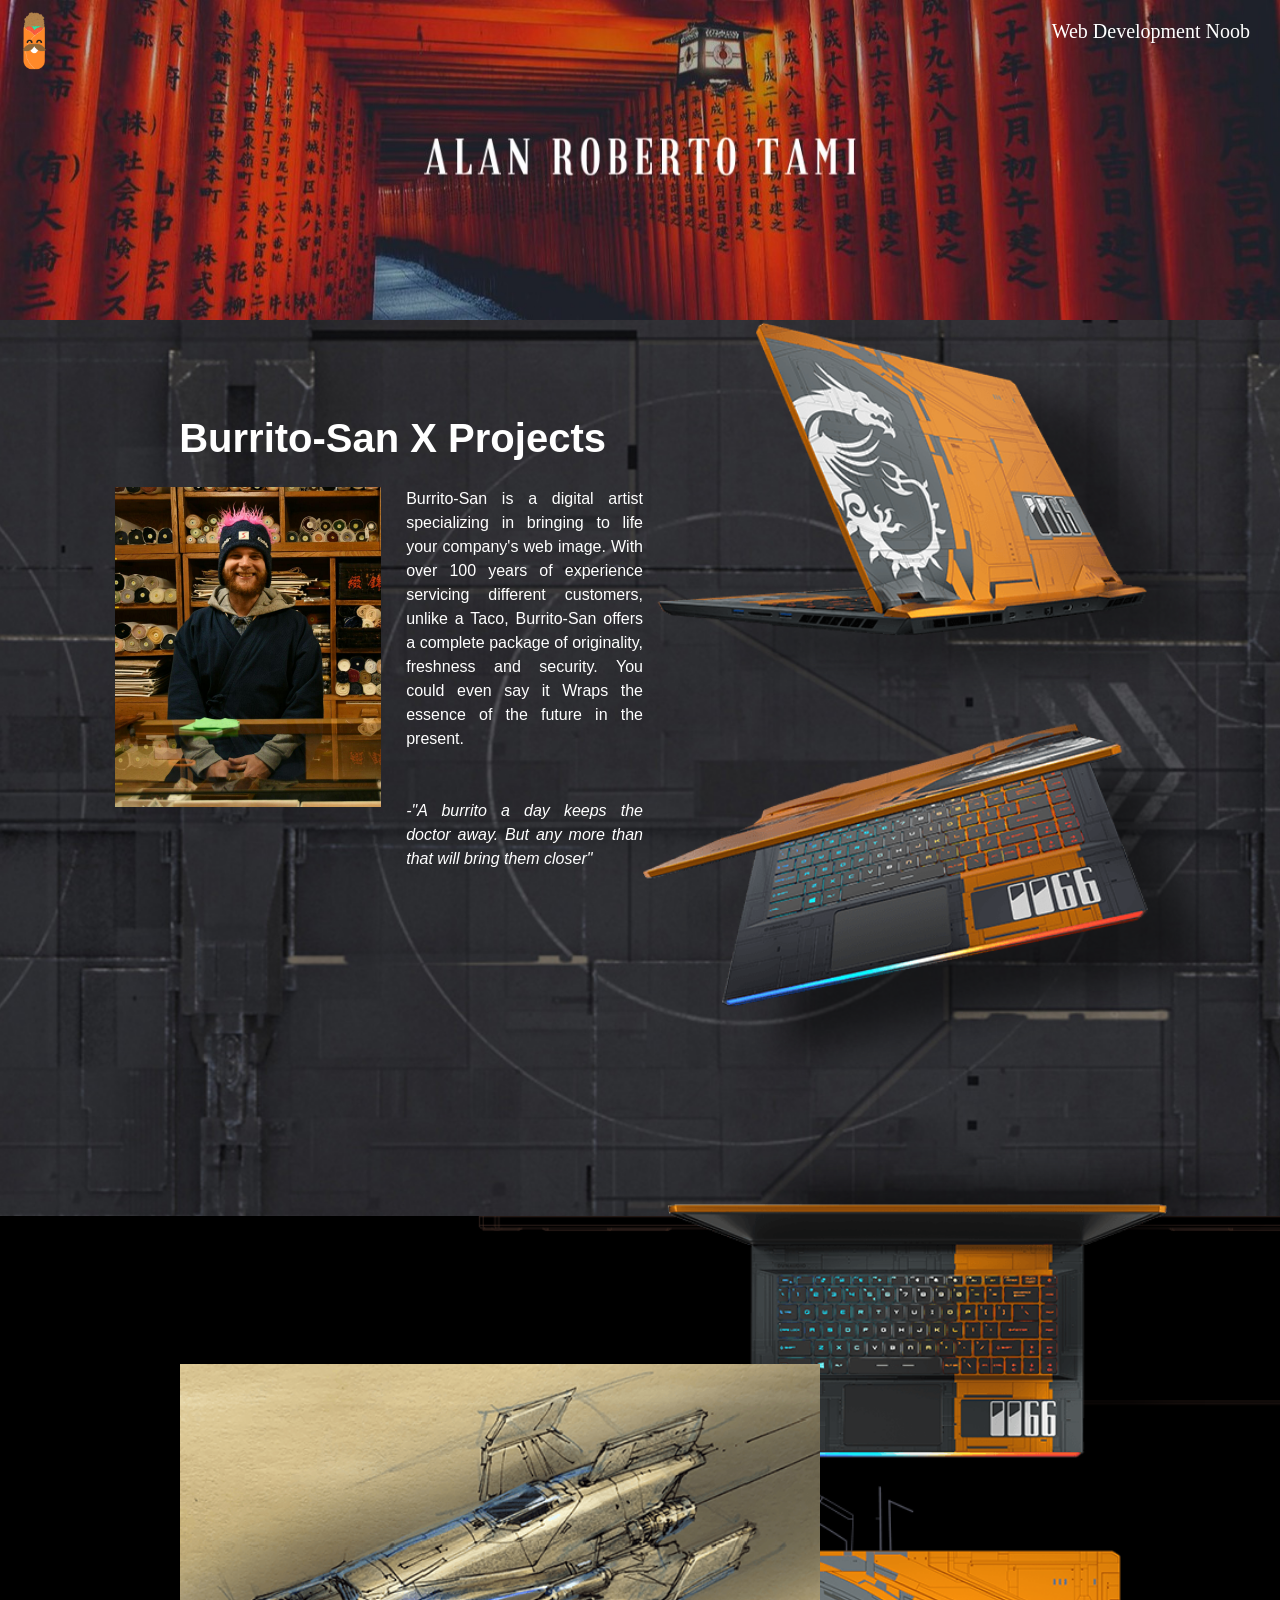
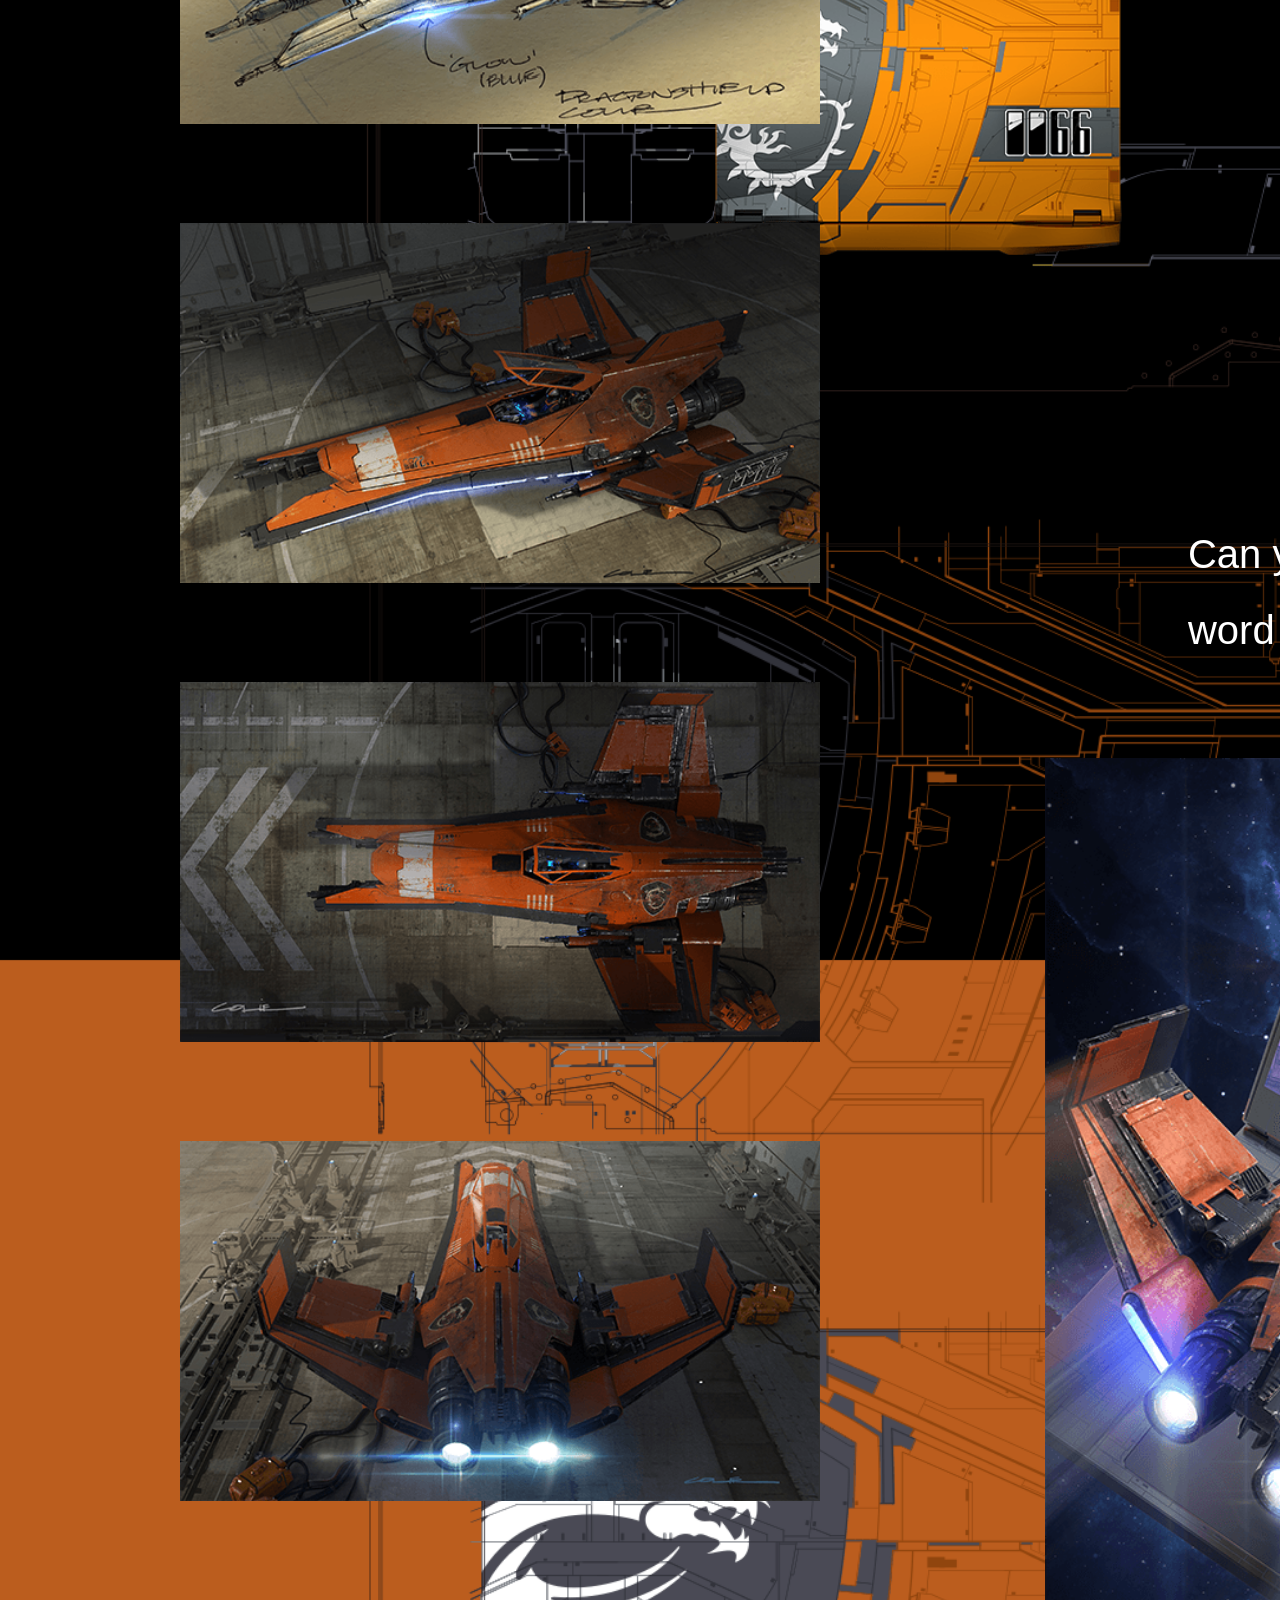
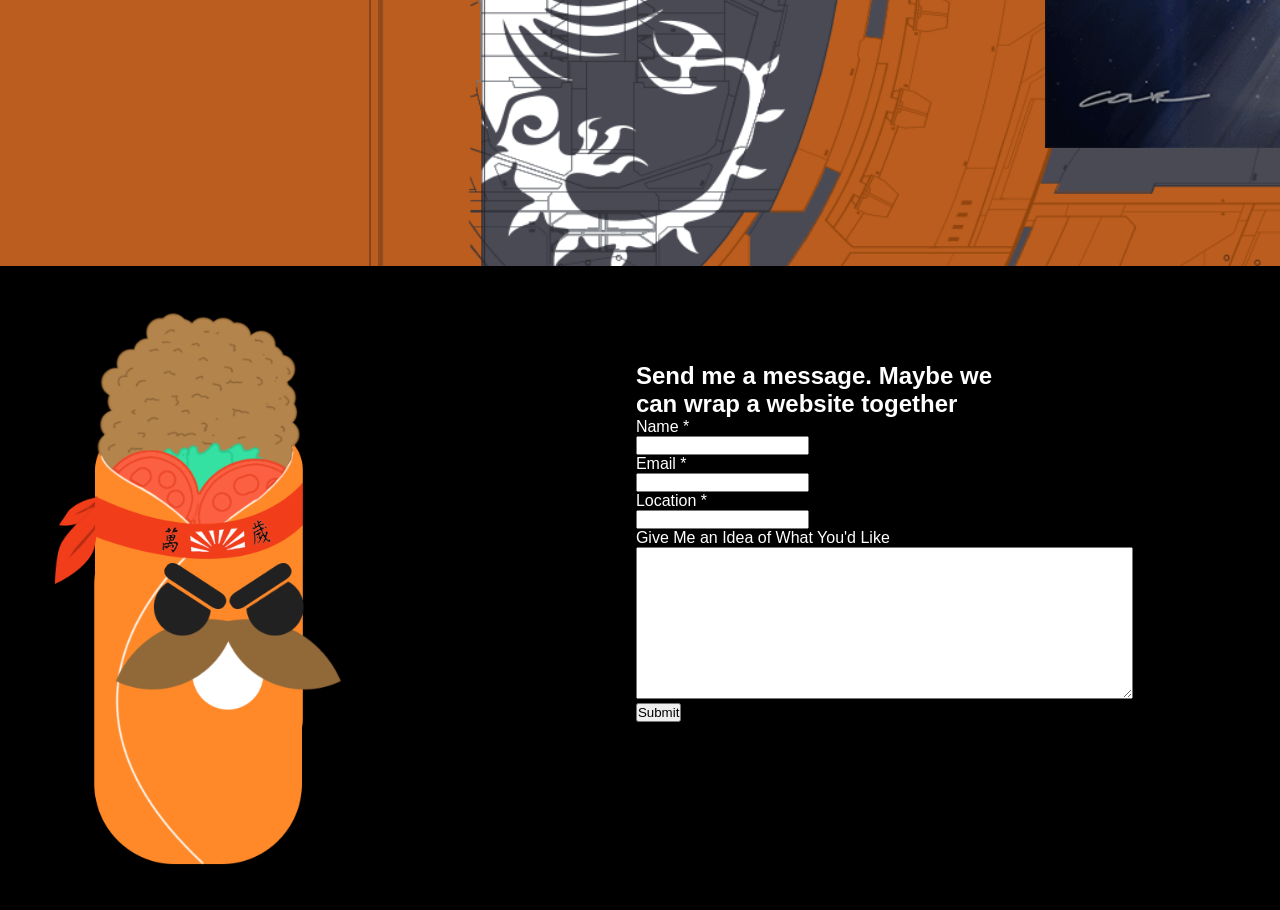
<file: index.html>
<!DOCTYPE html>
<html lang="en">

<head>
    <meta charset="UTF-8">
    <meta name="viewport" content="width=device-width, initial-scale=1.0">
    <meta http-equiv="X-UA-Compatible" content="ie=edge">

    <link rel="stylesheet" href="personalWebStyle.css" type="text/css">
    

    <title>Personal Website</title>


</head>

<body>
                                    <!-- Section 1 -->
    <div class="container">
        <img src="images/bannerbackground.jpg" alt="alan-roberto-tami" style="width:100%;">
        <div class="top-right">Web Development Noob</div>
       
        <nav class="nav">
            <div class="navbarheader">
                <a class="navbarbrand"
                href="https://www.linkedin.com/in/alan-roberto-tami/">
                <img src="burritohappy.png" alt="art" style="height: 70px" class="burritohappy">
                </a>
            </div>
        </nav>
    </div>

                                    <!-- Section 2 -->
    <div class="section2">
        <div class="leftcolumn">
            <h2 id="title2">Burrito-San X Projects</h2>
            <div class="aboutme">
                <img id="aboutmepic" src="images/dpicture.jpg" alt="alan-roberto-tami">
                <p id="aboutmetext">Burrito-San is a digital artist specializing in bringing to life your company's web image. With over 100 years of experience servicing different customers, unlike a Taco, Burrito-San offers a complete package of originality, freshness and security. You could even say it Wraps the essence of the future in the present.
                    

                    <i>-"A burrito a day keeps the doctor away. But any more than that will bring them closer"</i></p>
            </div>
         </div>
        <div class="rightcolumn">
            <img class="laptopimg" src="images/laptop1.png" alt="laptop1">
            <img class="laptopimg" src="images/laptop2.png" alt="laptop2">
            <img class="laptopimg" src="images/laptop3.png" alt="laptop3">
            <img class="laptopimg" src="images/laptop4.png" alt="laptop4">
         </div>


    </div> 

    
                                    <!-- Section 3 -->

    <div class="section3">
        <div class="leftcolumn">
            <div class="conceptart">
                <img class="conceptimg" id="conceptsketch" src="images/planesketch.png" alt="planesketch">
                <img class="conceptimg" src="images/concept2.png" alt="concept2">
                <img class="conceptimg" src="images/concept3.png" alt="concept3">
                <img class="conceptimg" src="images/concept4.png" alt="concept4">
            </div>
        </div>

        <div class="rightcolumn">
            <div class="hangman">
                <p id="hangmantxt">Can you guess today's 
                    word and win 10% off?</p>
                <img class="conceptim" id="conceptimg5" src="images/verticalConcept.png" alt="concept5">
            </div>
        </div>
    
    </div>
                                        <!-- Bottom -->
        
    <div class="bottom">
        <div class="leftcolumn">
            <div class="botimg">
                <img id="burritobot" src="images/burritoangry.png" alt="angry-burrito">
            </div>
        </div>

        <div class="rightcolumn">
            <div class="contactme">
                <h2>Send me a message. Maybe we <br> can wrap a website together</h2>
                <div class="contactform">
                    <label for="name" class="contacttext">Name
                        <span class="asterixreq">*</span>
                    </label> <br>
                    <input type="text" name="name" id="name" placeholder="" required> 
                    <br>
                    
                    <label for="email" class="contacttext">Email
                        <span class="asterixreq">*</span>
                    </label> <br>
                    <input type="email" name="email" id="email" placeholder="" pattern="[a-z0-9._%+-]+@[a-z0-9]+\.[a-z]{2,4}$" required title="Enter a valid email address">
                    <br>

                    <label for="location" class="contacttext">Location 
                        <span class="asterixreq">*</span>
                    </label> <br>
                    <input type="text" name="location" placeholder="" required>        
                    <br>

                    <label for="comment" class="contacttext">Give Me an Idea of What You'd Like</label>
                    <br>
                    <textarea name="infotext" id="contactinfo" cols="60" rows="10" required></textarea>
                    <br>
                    <button class="submit">Submit</button>
                </div>
            </div>

        </div>
    </div>



    

</body>

</html>
</file>
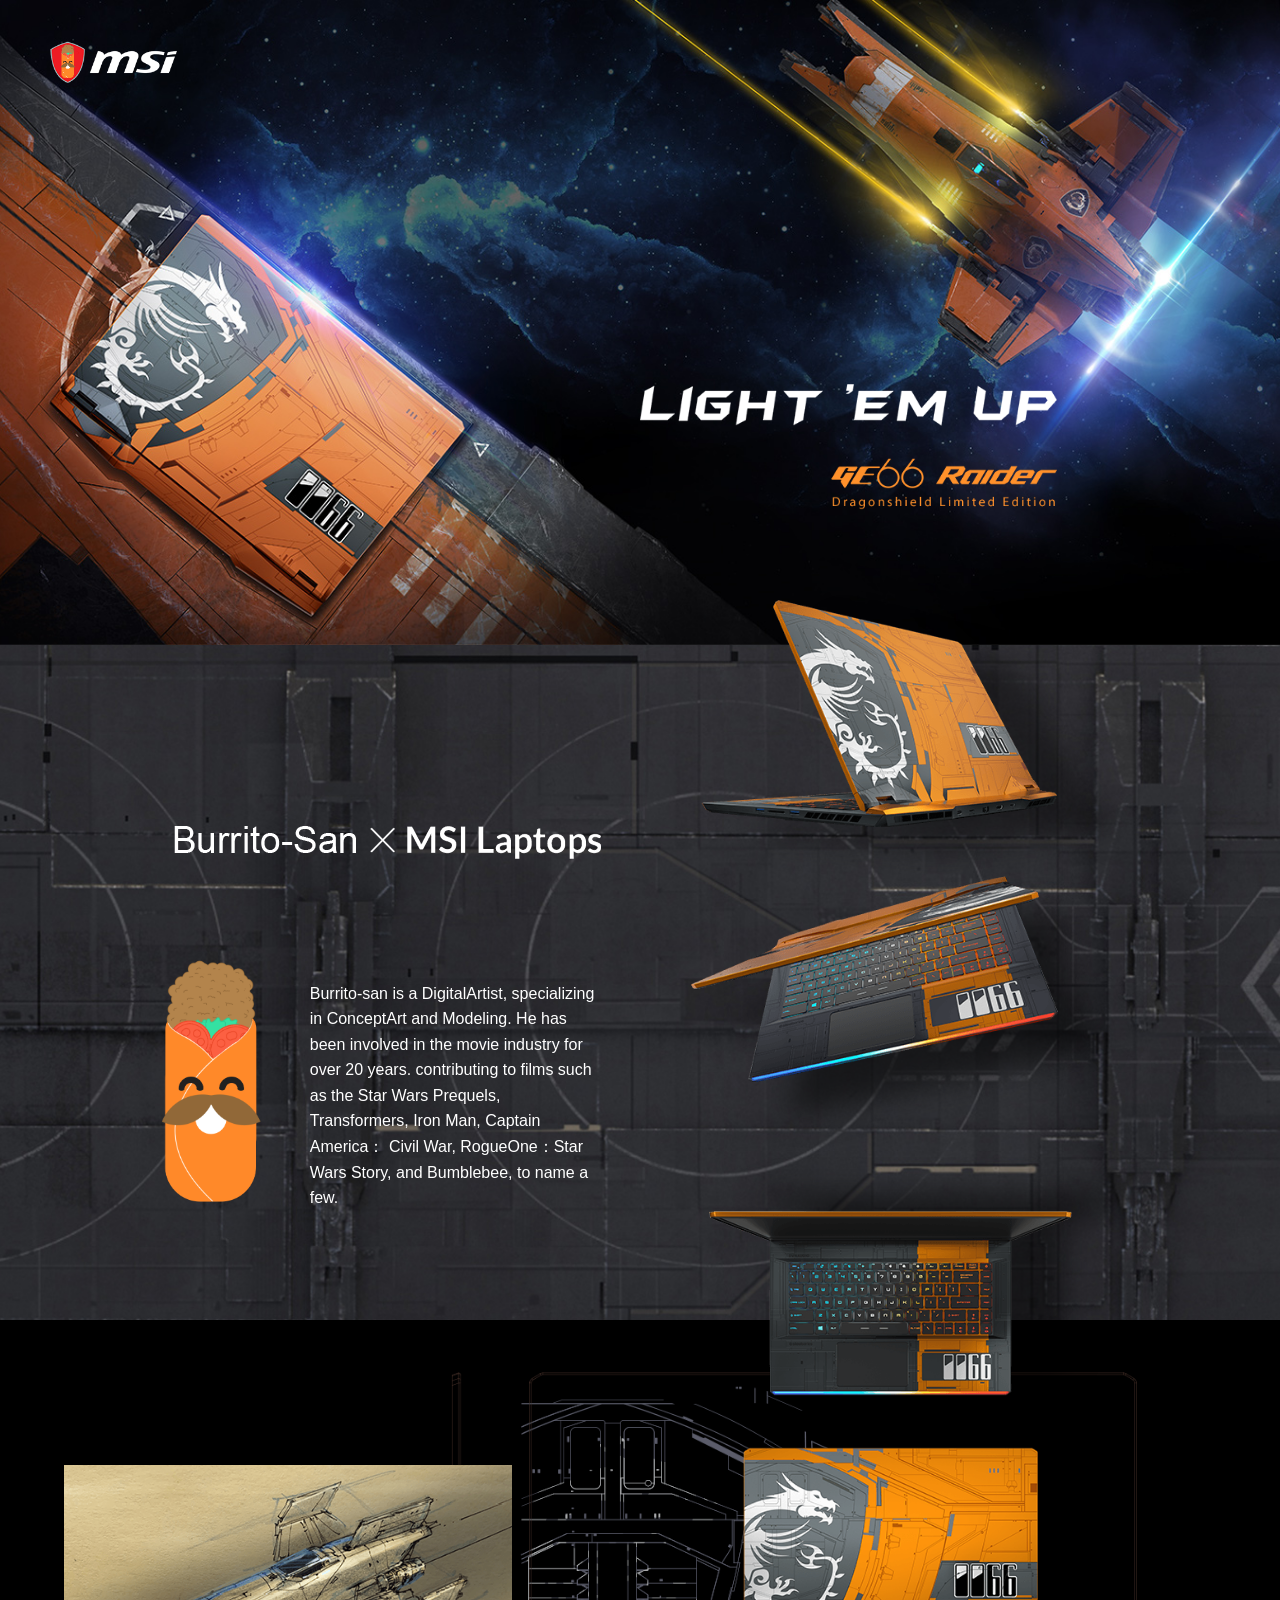
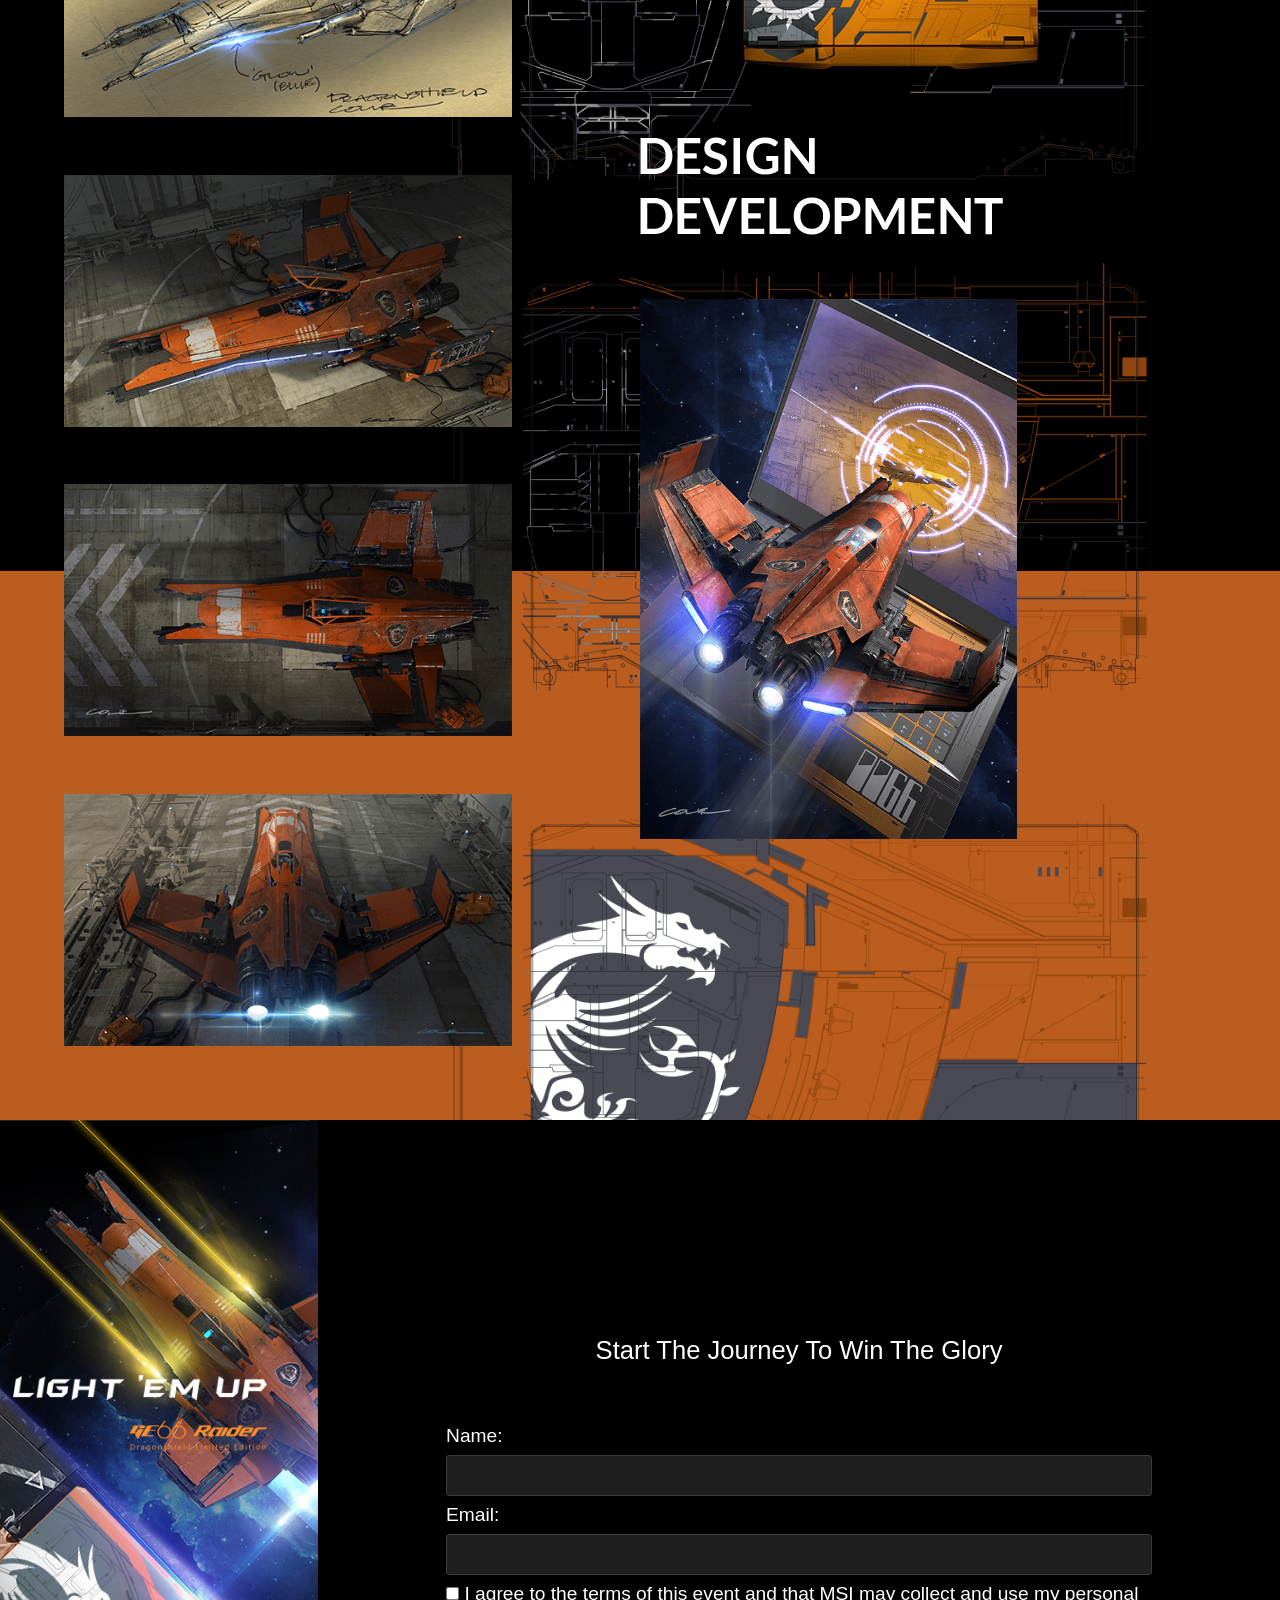
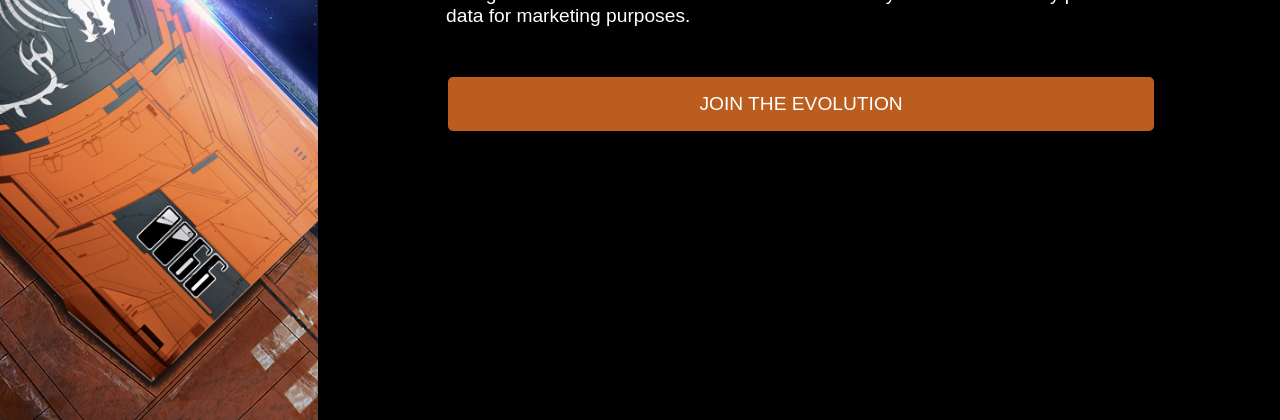
<file: msi/msi.html>
<!DOCTYPE html>
<html>
  <head>
     <meta charset="utf-8" />
     <meta name="viewport" content="width=device-width, initial-scale=1.0" />
     <meta http-equiv="X-UA-Compatible" content="ie=edge" />
     <link rel="stylesheet" href="./style.css" />
     <title>MSi Page</title>
  </head>

  <body>
    <!-- Banner -->  
    <div class="banner">
        <div class="leftcolumn">
            <img id="logo" src="msi_logo.png" alt="MSi Logo">
        </div>
        <div class="rightcolumn">
            <div class="spacerL"></div>
            <img id="title-img" src="raider.png" alt="Light 'm Up'">
            <div class="spacerM"></div>
        </div>
        
    </div>
    <!-- Section 1 -->
    <div class="section1">
        <div class="leftcolumn">
            <img id="title2" src="h1.png" alt="Colie Wertz'">
            <div id="burritoWertz">
                <img id="burrito" src="burrito.png" alt="Colie Wertz'">
                <p> Burrito-san is a DigitalArtist, specializing in ConceptArt and Modeling. He has been involved in the movie industry for over 20 years. contributing to films such as the Star Wars Prequels, Transformers, Iron Man, Captain America： Civil War, RogueOne：Star Wars Story, and Bumblebee, to name a few.</p>    
            </div>
         </div>
        <div class="rightcolumn">
            <img class="laptop-img" src="laptop1.png" alt="laptop angle'">
            <img class="laptop-img" src="laptop2.png" alt="laptop keyboard'">
            <img class="laptop-img" src="laptop3.png" alt="laptop top'">
            <img class="laptop-img" src="laptop4.png" alt="laptop back'">
            <img id="title3" src="h2.png" alt="Design Development'">
            <img id="vertical-art" src="verticalConcept.png" alt="Concept art of a spaceship flying over a laptop'">
        </div>
        
    </div>  

    <!-- Section 2 -->
    <div class="section2">
        <div class="leftcolumn">
            <div class="spacerS"></div>
            <img class="concept-art" src="planesketch.png" alt="Sketch of a spaceship'">
            <img class="concept-art" src="concept2.png" alt="Concept art of a spaceship - angle'">
            <img class="concept-art" src="concept3.png" alt="Concept art of a spaceship - top'">
            <img class="concept-art" src="concept4.png" alt="Concept art of a spaceship - back'">
            <div class="spacerS"></div>
        </div>
        
    </div>  

    <!-- Bottom Section --> 
    <div class="bottom">
        <div class="leftcolumn">
            <div id="bottom-background">
                <img id="bottom-title" src="raider.png" alt="Light 'm Up">
            </div>
            
        </div>
        <div class="form">
            <div class="spacerM"></div>
            <div class="spacerS"></div>
            <h1>Start The Journey To Win The Glory</h1>
            <form>
                Name:<br>
                <input type="text" name="Name"><br>
                Email:<br>
                <input type="text" name="Email">
                <input type="checkbox" name="terms" value="agreed"> I agree to the terms of this event and that MSI may collect and use my personal data for marketing purposes.
                <button type="button" onclick="alert('No laptop for you!')">JOIN THE EVOLUTION</button>
              </form>
        </div>
    </div> 
  </body>
</html>
</file>
<file: personalWebStyle.css>
* {
    margin: 0;
    padding: 0;
    box-sizing: border-box;
}

.nav
{
    position: fixed;
    top: 8px;
    left: 16px;
}

.container 
{
  
  position: relative;
  text-align: center;
  color: rgb(255, 255, 255);
  
}


.top-right
{
  position: absolute;
  top: 20px;
  right: 30px;
  font-size: 20px;
}

.section2 {
    background-image: url(images/grey.jpg);
    background-position: center;
    background-repeat: no-repeat;
    background-size: cover;
    display: flex;
    height: 100vh;
    margin-top: -8px;
    font-family: sans-serif;
    color: white;
}


.lefttcolumn {
    display: flex;
    flex-wrap: wrap;
    width: 50%;
}

.rightcolumn {
    display: flex;
    flex-wrap: wrap;
    width: 50%;
    
}

#title2 {
    margin: 100px 0 0 14vw;
    font-size: 40px;
}

.aboutme {
    display: flex;
    flex-wrap: nowrap;
    flex-direction: row;
    margin: 2vw 0 0 9vw;
    /* z-index: 1; */
    white-space: pre-line;
}

#aboutmepic {
    height: 320px;
    margin: 0 25px 0 0;
}

#aboutmetext {
    text-align: justify;
    line-height: 1.5;
    width: 45%;
}

.laptopimg {
    height: 44%;
}

.section3 {
    background-image: url(images/blackorange.png);
    background-position: center;
    background-repeat: no-repeat;
    background-size: cover;
    display: flex;
    height: 250vh;
}

.conceptart {
    display: flex;
    flex-direction: column;
}

#conceptsketch {
    margin-top: 18%;
}

.conceptimg {
    height: 40vh;
    margin: 10vh 0 1vh 20vh;

}

.hangman {
    height: 100vh;
    display: flex;
    flex-direction: column;
    margin-top: 100vh;
    margin-left: 25vh;

}

#hangmantxt {
    font-family: sans-serif;
    color: white;
    font-size: 40px;
    font: 800;
    line-height: 1.9;
    white-space: pre-line;
    display: flex;
    justify-content: center;    
}

#conceptimg5 {
    height: 110vh;
    margin: 10vh 0 0 0;
}

.bottom {
    background-color: black;
    display: flex;
    flex-direction: row;

}

#burritobot {
    height: 50vw;
    margin: 0 0 0 1vw;
}

.contactme {
    font-family: sans-serif;
    color: white;
    margin: 15% 0 10% 40%;

}
</file>
<file: msi/style.css>
* {
    margin: 0;
    padding: 0;
    box-sizing: border-box;
}

.spacerL {
    width: 100%;
    height: 30vw;
    max-height: 50vh;
}
.spacerM {
    width: 100%;
    height: 15vw;
    max-height: 15vh;
}

.spacerS {
    width: 100%;
    height: 9vw;
    max-height: 9vh;
}

.banner {
    background-image: url("banner.jpg");
    background-position: center;
    background-repeat: no-repeat;
    background-size: cover;
    display: flex;
}

.leftcolumn {
    display: flex;
    flex-wrap: wrap;
    width: 50%;
}

.rightcolumn {
    display: flex;
    flex-wrap: wrap;
    width: 50%;
}
#logo {
    position: static;
    height: 6vh;
    margin: 35px 0 0 35px;
}
#title-img {
    height: 14vh;
    padding-right: 10vw;
}

.section1 {
    background-image: url("grey.jpg");
    background-position: center;
    background-repeat: no-repeat;
    background-size: cover;
    display: flex;
    max-height: 75vh;
}

#title2 {
    height: max-content;
    margin: 180px 0 0 13vw;
}

#burritoWertz {
    display: flex;
    flex-direction: row;
    flex-wrap: nowrap;
    margin: 0 0 0 10vw;
    z-index: 1;
}

#burrito {
    height: 300px;
    margin: 0 15px 0 5px; 
}

.laptop-img {
    height: 32vh;
    margin: -50px 5vw 35px 4vw;
}

p {
    font-family: sans-serif;
    line-height: 1.6em;
    color: white;
    width: 57%;
    min-width: 200px;
    margin: 41px 0 0 10px;
}

.section2 {
    background-image: url("blackorange.png");
    background-position: center;
    background-repeat: no-repeat;
    background-size: cover;
    display: flex;
}

.concept-art {
    height: 28vh;
    margin: 5vw 0 -0.5vw 10%;
}

#title3 {
    height: max-content;
    width: max-content;
    margin: 0% 100% 0 0;
}

#vertical-art {
    height: 40vw;
    min-height: 60vh;
    margin: 10% 0 0 0;
}

.bottom {
    background-color: black;
    display: flex;
}

#bottom-background {
    background-image: url("concept5.jpg");
    background-position: center;
    background-repeat: no-repeat;
    background-size: cover;
    display: flex;
    justify-content: flex-end;
    height: 100vh;
    width: 100%;
}

#bottom-title {
    height: 6vw;
    margin: 80% 4vw 0 1vw;
}

h1 {
    font-family: "Ariel", sans-serif;
    font-weight: normal;
    font-size: 1.6em;;
    color: white;
    align-self: center;
    margin-bottom: 60px;
}

.form {
    display: flex;
    flex-direction: column;
    padding: 0 10% 0 10%;
}
form {
    font-family: "Ariel", sans-serif;
    font-weight: normal;
    font-size: 1.2em;
    color: white;
}

input[type=text] {
    width: 100%;
    padding: 12px 20px;
    margin: 8px 0;
    box-sizing: border-box;
    border-radius: 3px;
    border: 1px solid;
    border-color: #3A3A3A;
    background-color:#1F1F1F;
    color: white;
}

input[type=checkbox] {
    font-size: 1em;
    background-color: black;
}

button[type=button] {
    background-color: #bb5d1e;
    width: 100%;
    border: none;
    border-radius: 5px;
    color: white;
    padding: 16px 32px;
    text-decoration: none;
    margin: 50px 0 4px 2px;
    cursor: pointer;
    font-size: 1em;;
}
</file>
